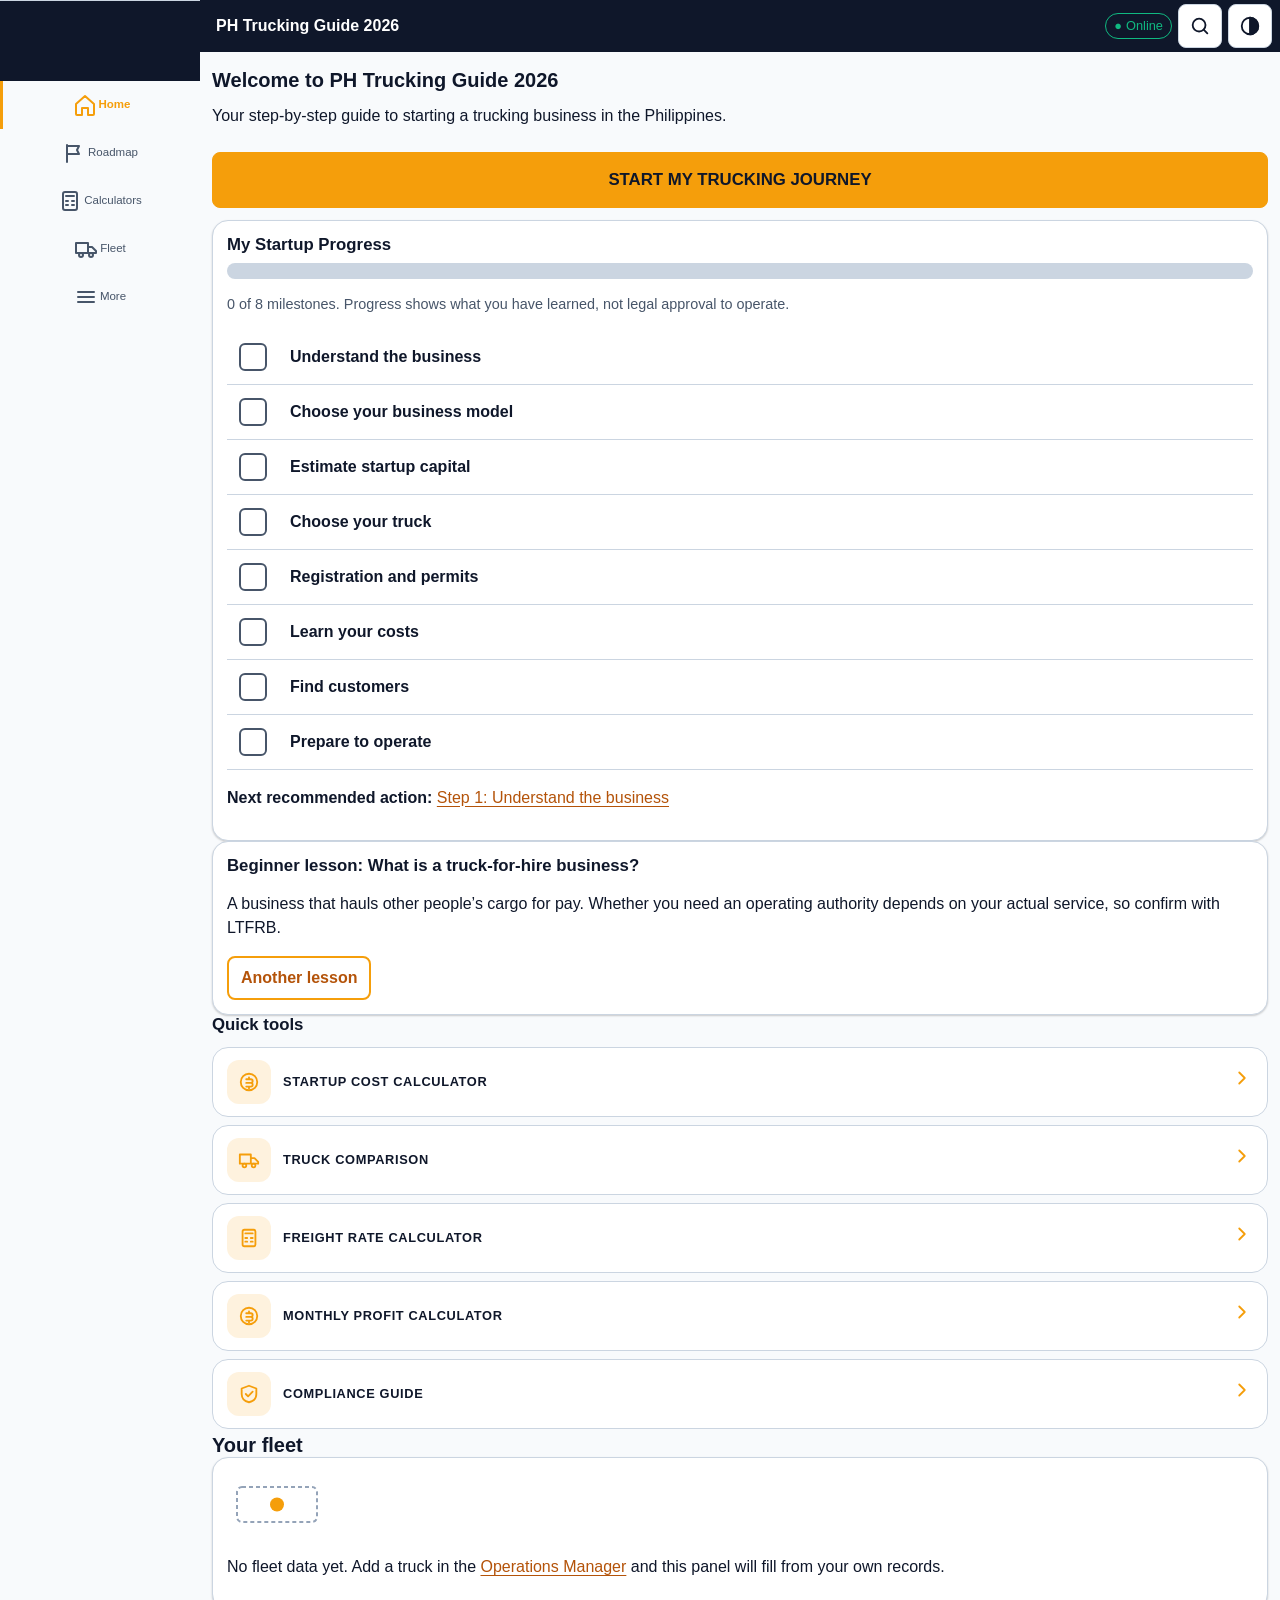
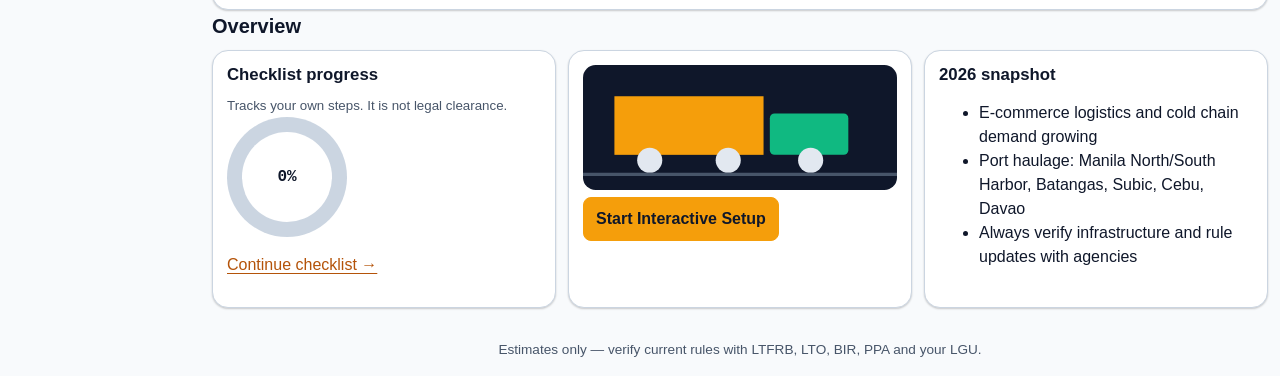
<file: index.html>
<!DOCTYPE html><html lang="en-PH"><head><meta charset="utf-8">
<meta name="viewport" content="width=device-width,initial-scale=1,viewport-fit=cover">
<title>2026 Philippine Trucking Business Guide</title>
<meta name="description" content="Interactive guide to starting a trucking business in the Philippines: LTFRB/LTO compliance, fleet costs, freight rates, operations.">
<link rel="canonical" href="https://esp046-cyber.github.io/philtruckingbusinessguide/">
<meta property="og:type" content="website"><meta property="og:title" content="2026 Philippine Trucking Business Guide">
<meta property="og:description" content="Compliance tracker, fleet estimator and freight calculator for PH truckers.">
<meta property="og:url" content="https://esp046-cyber.github.io/philtruckingbusinessguide/">
<meta property="og:image" content="https://esp046-cyber.github.io/philtruckingbusinessguide/og-image.png">
<meta name="twitter:card" content="summary_large_image">
<meta name="theme-color" content="#0F172A"><link rel="manifest" href="manifest.webmanifest">
<meta name="apple-mobile-web-app-capable" content="yes"><meta name="mobile-web-app-capable" content="yes">
<meta name="apple-mobile-web-app-status-bar-style" content="black-translucent"><meta name="apple-mobile-web-app-title" content="PH Trucking">
<link rel="apple-touch-icon" href="apple-touch-icon.png"><link rel="icon" href="favicon.svg" type="image/svg+xml">
<link rel="icon" href="favicon.ico" sizes="any"><link rel="icon" type="image/png" sizes="32x32" href="favicon-32x32.png"><link rel="icon" type="image/png" sizes="16x16" href="favicon-16x16.png">
<link rel="stylesheet" href="css/styles.css"></head><body>
<a class="skip" href="#main">Skip to content</a>
<header class="top"><h1>PH Trucking Guide 2026</h1><div class="hb">
<span id="net" class="badge ok" role="status">● Online</span>
<button id="installBtn" hidden>Install App</button>
<button id="searchBtn" aria-label="Search (Ctrl+K)"><svg class="ic" viewBox="0 0 24 24" fill="none" stroke="currentColor" stroke-width="2" stroke-linecap="round" stroke-linejoin="round" aria-hidden="true"><circle cx="11" cy="11" r="7"/><path d="M20 20l-4-4"/></svg></button>
<button id="themeBtn" aria-label="Switch theme"><svg class="ic" viewBox="0 0 24 24" fill="none" stroke="currentColor" stroke-width="2" stroke-linecap="round" stroke-linejoin="round" aria-hidden="true"><circle cx="12" cy="12" r="9"/><path d="M12 3v18a9 9 0 0 0 0-18z" fill="currentColor"/></svg></button></div></header>
<nav class="nav" aria-label="Main"></nav>
<main id="main" tabindex="-1"></main>
<footer>Estimates only — verify current rules with LTFRB, LTO, BIR, PPA and your LGU.</footer>
<div id="modal" class="modal" role="dialog" aria-modal="true" hidden><div class="mc"></div></div>
<div id="toast" class="toast" aria-live="polite" hidden></div>
<script src="js/app.js"></script><script src="js/manage.js"></script><script src="js/learn.js"></script><script src="js/extra.js"></script></body></html>
</file>
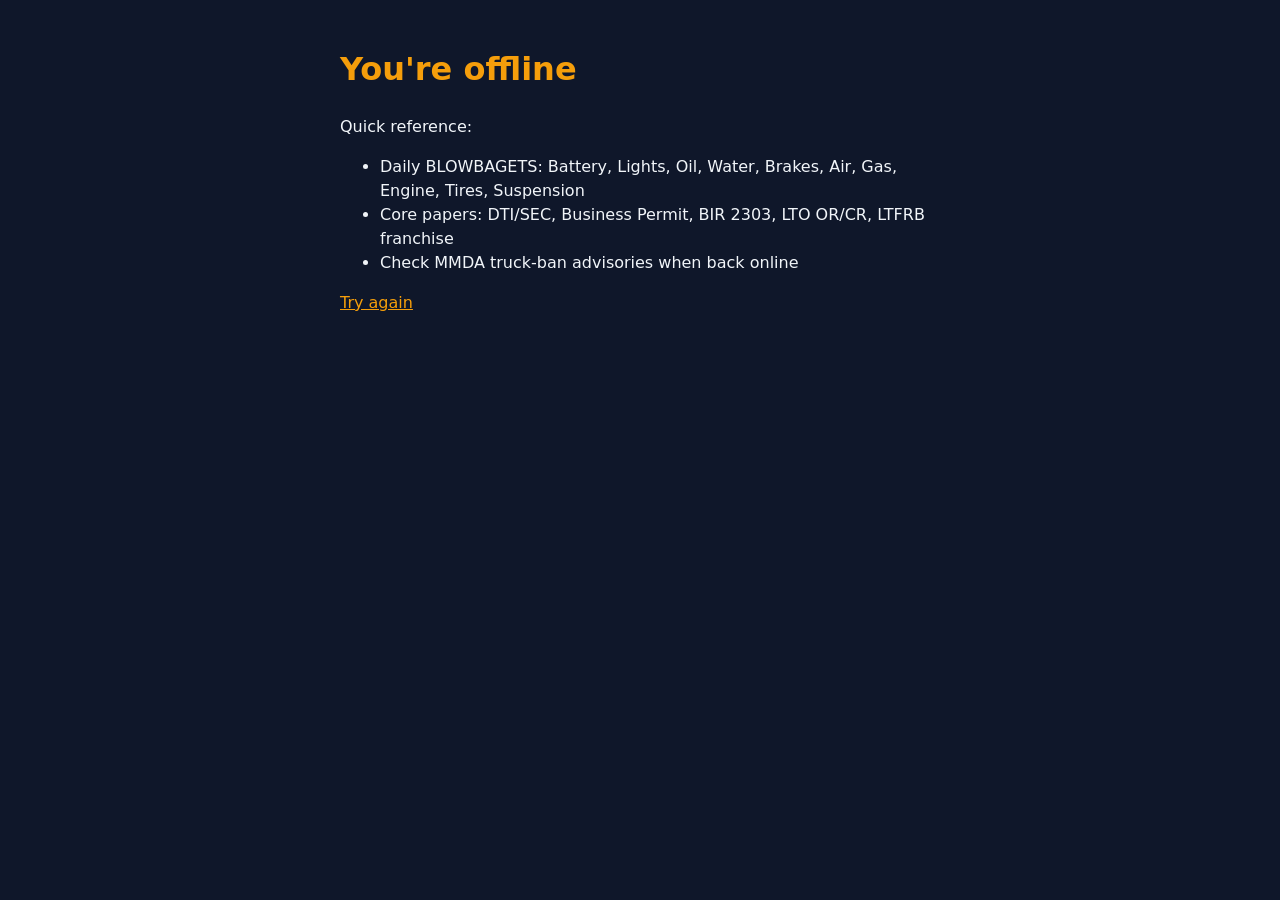
<file: offline.html>
<!DOCTYPE html><html lang="en-PH"><head><meta charset="utf-8"><meta name="viewport" content="width=device-width,initial-scale=1"><title>Offline</title><style>body{font:1rem/1.5 system-ui;background:#0F172A;color:#F1F5F9;padding:24px;max-width:600px;margin:auto}h1{color:#F59E0B}a{color:#F59E0B;display:inline-block;min-height:44px}</style></head><body><h1>You're offline</h1><p>Quick reference:</p><ul><li>Daily BLOWBAGETS: Battery, Lights, Oil, Water, Brakes, Air, Gas, Engine, Tires, Suspension</li><li>Core papers: DTI/SEC, Business Permit, BIR 2303, LTO OR/CR, LTFRB franchise</li><li>Check MMDA truck-ban advisories when back online</li></ul><p><a href="./">Try again</a></p></body></html>
</file>
<file: css/styles.css>
:root{--navy:#0F172A;--gold:#F59E0B;--em:#10B981;--cr:#EF4444;--link:#B45309;--bg:#F8FAFC;--card:#fff;--tx:#0F172A;--mu:#475569;--bd:#CBD5E1;--s1:4px;--s2:8px;--s3:12px;--s4:16px;--s6:24px;--s8:32px;--rs:8px;--rm:12px;--rl:16px;--nav:64px;--ease-out:cubic-bezier(.16,1,.3,1)}
:root[data-theme=dark]{--bg:#0B1220;--bg2:#111B2D;--card:#172337;--tx:#F1F5F9;--mu:#CBD5E1;--bd:#334155;--link:#F59E0B}
:root[data-theme=hc]{--bg:#000;--card:#000;--tx:#fff;--mu:#fff;--bd:#fff;--gold:#FFD84D;--link:#FFD84D}
*{box-sizing:border-box}html,body{margin:0;overflow-x:hidden}
body{font:1rem/1.5 Inter,-apple-system,BlinkMacSystemFont,"Segoe UI",Roboto,sans-serif;background:var(--bg);color:var(--tx);padding-top:env(safe-area-inset-top);padding-bottom:calc(var(--nav) + env(safe-area-inset-bottom))}
h1,h2,h3{line-height:1.2;margin:0 0 var(--s3)}h1{font-size:1.1rem}h2{font-size:1.5rem}
.mono,output,.num{font-family:'JetBrains Mono',monospace}
.top{position:sticky;top:0;z-index:5;display:flex;justify-content:space-between;align-items:center;gap:var(--s2);padding:var(--s2) var(--s4);background:var(--navy);color:#fff}
.hb{display:flex;gap:var(--s2);align-items:center}
button,.btn,select,input{font:inherit;min-height:44px;min-width:44px;border-radius:var(--rs);border:1px solid var(--bd);padding:0 var(--s3);background:var(--card);color:var(--tx)}
button{cursor:pointer;transition:transform .15s var(--ease-out)}button:hover{filter:brightness(1.08)}button:active{transform:scale(.96)}button:disabled{opacity:.5}
button.p{background:var(--gold);color:#0F172A;border-color:var(--gold);font-weight:700}
:focus-visible{outline:3px solid var(--gold);outline-offset:2px}
.skip{position:absolute;left:-999px}.skip:focus{left:8px;top:8px;z-index:20;background:#fff;color:#000;padding:8px}
.nav{position:fixed;bottom:0;left:0;right:0;height:calc(var(--nav) + env(safe-area-inset-bottom));padding-bottom:env(safe-area-inset-bottom);display:flex;background:var(--navy);z-index:6}
.nav a{flex:1;min-height:44px;display:flex;flex-direction:column;align-items:center;justify-content:center;color:#CBD5E1;text-decoration:none;font-size:.75rem}
.nav a[aria-current=page]{color:var(--gold);font-weight:700}
main{padding:var(--s4);max-width:1100px;margin:auto}
.grid{display:grid;gap:var(--s4);grid-template-columns:repeat(auto-fit,minmax(min(100%,260px),1fr))}
.card{background:var(--card);border:1px solid var(--bd);border-radius:var(--rl);padding:var(--s4);min-width:0;animation:in .4s var(--ease-out)}
.card *{overflow-wrap:anywhere}
@keyframes in{from{opacity:0;transform:translateY(8px)}}
label{display:block;font-weight:600;margin:var(--s3) 0 var(--s1)}input,select{width:100%}
.row{display:flex;gap:var(--s2);flex-wrap:wrap;align-items:center}
.badge{display:inline-flex;gap:4px;padding:2px 8px;border-radius:99px;font-size:.8rem;border:1px solid currentColor}
.ok{color:var(--em)}.pend{color:#B45309}.bad{color:var(--cr)}:root[data-theme=dark] .pend{color:var(--gold)}
.bar{display:flex;height:16px;border-radius:99px;overflow:hidden;background:var(--bd)}.bar i{display:block}
.ring{--p:0;width:120px;height:120px;border-radius:50%;background:conic-gradient(var(--em) calc(var(--p)*1%),var(--bd) 0);display:grid;place-items:center}
.ring b{background:var(--card);width:90px;height:90px;border-radius:50%;display:grid;place-items:center}
.chk{display:flex;gap:var(--s3);align-items:flex-start;padding:var(--s2) 0;border-bottom:1px solid var(--bd)}.chk input{width:44px;height:44px;flex:none}
.modal{position:fixed;inset:0;background:#0009;display:grid;place-items:center;z-index:30;padding:var(--s4)}.modal[hidden],[hidden]{display:none!important}
.mc{background:var(--card);border-radius:var(--rl);padding:var(--s6);max-width:480px;width:100%;max-height:85vh;overflow:auto}
.toast{position:fixed;left:50%;transform:translateX(-50%);bottom:calc(var(--nav) + env(safe-area-inset-bottom) + 12px);background:var(--navy);color:#fff;padding:12px 16px;border-radius:var(--rm);z-index:40;border:1px solid var(--gold)}
footer{text-align:center;color:var(--mu);font-size:.85rem;padding:var(--s4)}
@media(min-width:1024px){body{padding-left:200px;padding-bottom:0}.nav{top:0;right:auto;bottom:auto;width:200px;height:100%;flex-direction:column;justify-content:flex-start;padding-top:80px}.nav a{flex:none;flex-direction:row;gap:8px;height:48px;font-size:1rem}.top{margin-left:-200px;padding-left:216px}.toast{bottom:24px}}
@media(prefers-reduced-motion:reduce){*{animation:none!important;transition:none!important}}
@media print{.top,.nav,footer,button,.toast,.modal{display:none!important}body{padding:0;background:#fff;color:#000}.card{break-inside:avoid;border:1px solid #000}@page{size:A4;margin:12mm}}
.receipt{display:none}.top{padding:4px 12px}h1{font-size:.95rem}:root{--nav:56px}details summary{min-height:44px;display:flex;align-items:center}main .card+.card,main h2+.card{margin-top:var(--s4)}.chk>div:last-child{display:flex;gap:8px}@media print{body.rp main{display:none!important}body.rp .receipt{display:block!important;color:#000}}

/* ===== v4 design system ===== */
a{color:var(--link);text-underline-offset:3px}a:hover{filter:brightness(1.15)}
.btn{display:inline-flex;align-items:center;justify-content:center;gap:8px;text-decoration:none;color:var(--tx);min-height:44px;padding:0 16px;border:1px solid var(--bd);border-radius:var(--rs);background:var(--card)}
.btn.p,button.p{background:var(--gold);color:#0F172A;border-color:var(--gold);font-weight:700}
button.o{background:transparent;color:var(--link);border:2px solid var(--gold);font-weight:700}
main{padding:12px 12px 16px}main>*+*{margin-top:12px}h2{font-size:1.25rem;margin:4px 0 0}h3{font-size:1.05rem;margin:0 0 8px}
.card{padding:14px;border-radius:var(--rl);box-shadow:0 1px 2px #0003}main .card+.card,main h2+.card{margin-top:0}.grid{gap:12px}
.chk>div{min-width:0}.chk{padding:12px 0}small,.meta{color:var(--mu)}.meta{font-size:.9rem}
input,select{background:var(--bg);border-color:var(--bd)}input[type=checkbox]{accent-color:var(--gold)}
.top{gap:8px;padding:4px 8px 4px 12px;background:var(--bg2,var(--navy))}.top h1{flex:1;min-width:0;white-space:nowrap;overflow:hidden;text-overflow:ellipsis;font-size:1rem;margin:0}
.hb{flex:none;gap:6px}.hb button{width:44px;min-width:44px;padding:0;display:grid;place-items:center}#installBtn{width:auto;padding:0 12px;font-size:.85rem;background:var(--gold);color:#0F172A;border-color:var(--gold);font-weight:700}
#net{padding:2px 8px;white-space:nowrap}@media(max-width:400px){#net .nl{display:none}#installBtn{padding:0 8px}}
.nav{height:calc(var(--nav) + env(safe-area-inset-bottom));background:var(--bg2,var(--navy));border-top:1px solid var(--bd)}
.nav a{position:relative;gap:2px;font-size:.72rem;color:var(--mu);text-decoration:none}.nav .ic{width:24px;height:24px}
.nav a[aria-current=page]{color:var(--gold)}.nav a[aria-current=page]::before{content:"";position:absolute;top:0;left:25%;right:25%;height:3px;border-radius:0 0 3px 3px;background:var(--gold)}
.nav a:active{background:#ffffff14}
.ic{width:22px;height:22px;flex:none}
.stack{display:flex;flex-direction:column;gap:8px}
.nc{display:flex;align-items:center;gap:12px;min-height:76px;padding:12px 14px;border:1px solid var(--bd);border-radius:var(--rl);background:var(--card);text-decoration:none;color:var(--tx);transition:transform .15s var(--ease-out),border-color .15s}
.nc:hover{border-color:var(--gold)}.nc:active{transform:scale(.985)}
.nci{width:44px;height:44px;flex:none;display:grid;place-items:center;border-radius:var(--rm);background:#F59E0B22;color:var(--gold)}
.nct{flex:1;min-width:0;display:flex;flex-direction:column;gap:2px}.nct b{font-size:.8rem;letter-spacing:.05em;text-transform:uppercase;color:var(--tx)}.nct small{font-size:.9rem;line-height:1.35}
.nca{color:var(--gold)}
@media(min-width:1024px){.nav a::before{display:none}.nav a[aria-current=page]{background:#ffffff14;border-left:3px solid var(--gold)}.top{margin-left:-200px;padding-left:216px}}

.back{display:inline-flex;align-items:center;min-height:44px;font-weight:600}main>.btn,main>button{width:100%;margin-top:8px}.nci.num{font-weight:700;font-size:1.1rem}
input[type=checkbox]{-webkit-appearance:none;appearance:none;display:grid;place-items:center;width:44px;height:44px;padding:0;border:0;background:transparent;cursor:pointer}
input[type=checkbox]::before{content:"";width:24px;height:24px;border:2px solid var(--mu);border-radius:6px;display:grid;place-items:center;font-weight:900;font-size:16px;line-height:1;color:#0F172A}
input[type=checkbox]:checked::before{content:"✓";background:var(--gold);border-color:var(--gold)}
.chk{padding:2px 0;align-items:center}.chk label{padding:6px 0}.chk a{color:var(--tx);text-decoration:none}.chk a:hover{color:var(--link)}

details summary{cursor:pointer;color:var(--link)}.chk details{margin-top:4px}pre.card{margin:0}table{font-size:.9rem}
</file>
